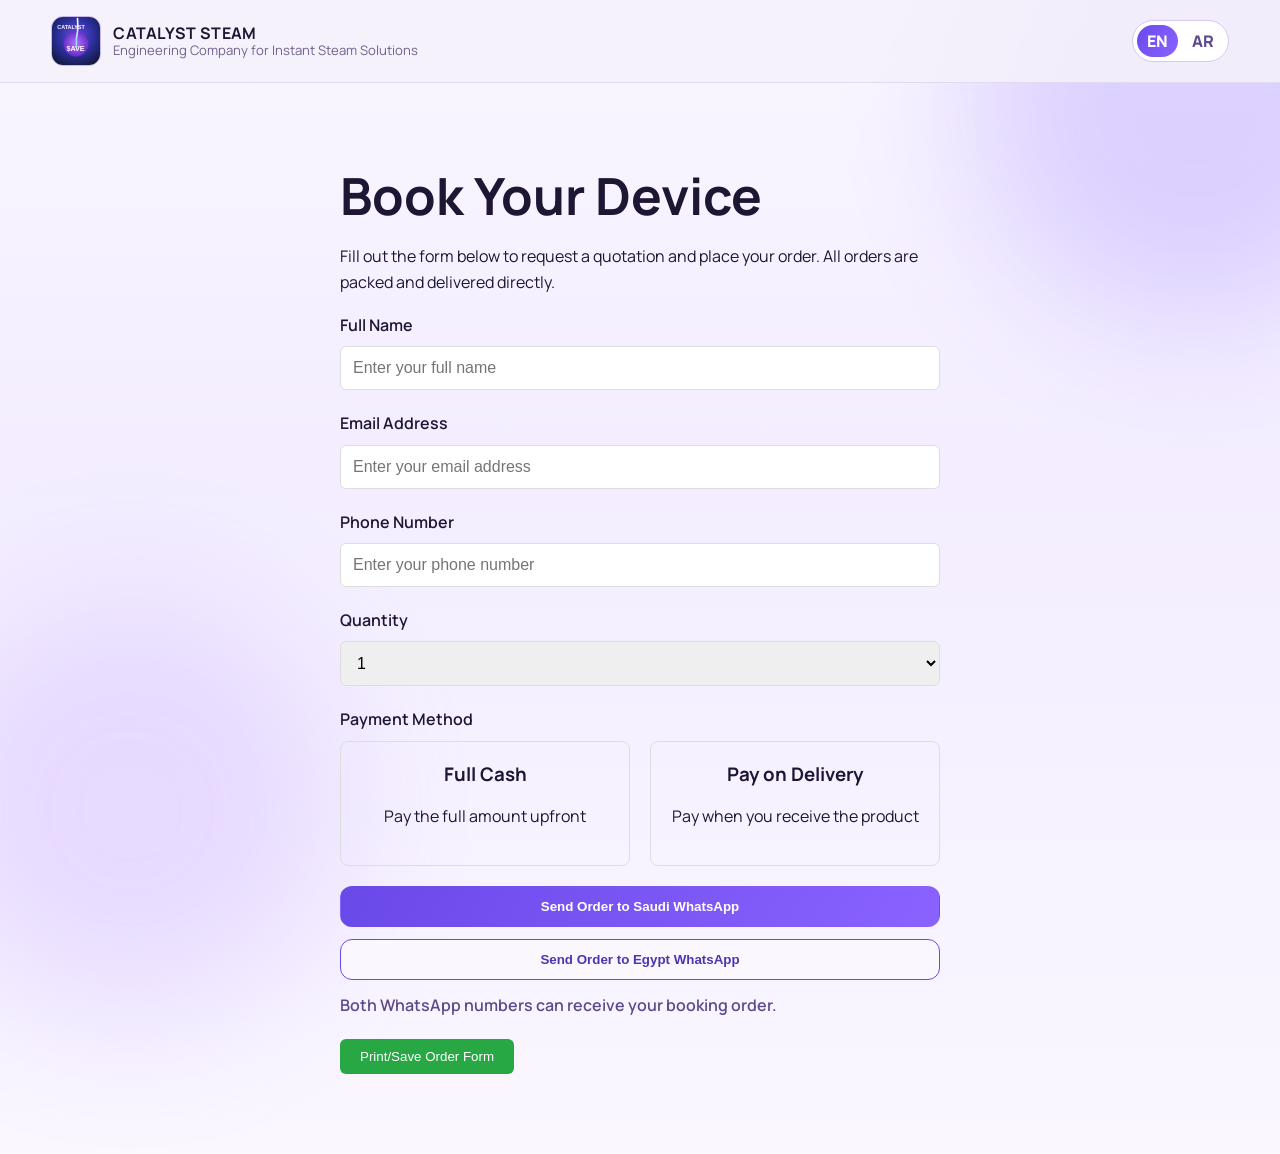
<file: booking.html>
<!DOCTYPE html>
<html lang="en" dir="ltr">
<head>
  <meta charset="UTF-8" />
  <meta name="viewport" content="width=device-width, initial-scale=1.0" />
  <meta name="description" content="Book your Catalyst Steam device - Instant Steam Solutions" />
  <title data-i18n="booking_title">Booking - Catalyst Steam</title>
  <link rel="preconnect" href="https://fonts.googleapis.com" />
  <link rel="preconnect" href="https://fonts.gstatic.com" crossorigin />
  <link href="https://fonts.googleapis.com/css2?family=Manrope:wght@500;700;800&family=Tajawal:wght@400;500;700;800;900&display=swap" rel="stylesheet" />
  <link rel="stylesheet" href="styles.css" />
  <style>
    .booking-form { max-width: 600px; margin: 0 auto; }
    .form-group { margin-bottom: 20px; }
    .form-group label { display: block; font-weight: 600; margin-bottom: 8px; }
    .form-group input, .form-group select { width: 100%; padding: 12px; border: 1px solid #ddd; border-radius: 6px; font-size: 16px; }
    .payment-options { display: flex; gap: 20px; }
    .payment-option { flex: 1; padding: 20px; border: 1px solid #ddd; border-radius: 8px; text-align: center; cursor: pointer; transition: border-color 0.3s; }
    .payment-option.selected { border-color: #6a49e9; background: #f8f9ff; }
    .payment-option h3 { margin: 0 0 10px; }
    .vodafone-info { background: #f0f8ff; border: 1px solid #add8e6; padding: 15px; border-radius: 6px; margin-top: 10px; }
    .recipient-actions { display: grid; gap: 12px; margin-top: 18px; }
    .recipient-actions .btn { width: 100%; }
    .recipient-note { margin: 12px 0 0; color: #5d4a8d; font-weight: 600; }
    .print-btn { background: #28a745; color: white; border: none; padding: 10px 20px; border-radius: 6px; cursor: pointer; margin-top: 20px; }
    .print-btn:hover { background: #218838; }
    @media print { .no-print { display: none; } .print-show { display: block; } }
  </style>
</head>
<body class="lang-en">
  <div class="site-bg" aria-hidden="true"></div>

  <header class="site-header">
    <div class="container nav-wrap">
      <a href="index.html" class="brand">
        <img class="brand-logo" src="assets/media/catalyst-logo-top.svg" alt="Catalyst logo" />
        <div class="brand-copy">
          <strong>CATALYST STEAM</strong>
          <span data-i18n="brand_subtitle">Engineering Company for Instant Steam Solutions</span>
        </div>
      </a>
      <div class="lang-switch" role="group" aria-label="Language switcher">
        <button type="button" class="lang-btn is-active" data-lang="en">EN</button>
        <button type="button" class="lang-btn" data-lang="ar">AR</button>
      </div>
    </div>
  </header>

  <main>
    <section class="section">
      <div class="container">
        <div class="booking-form">
          <h1 data-i18n="booking_title">Book Your Device</h1>
          <p data-i18n="booking_desc">Fill out the form below to request a quotation and place your order. All orders are packed and delivered directly.</p>

          <form id="bookingForm">
            <div class="form-group">
              <label for="name" data-i18n="label_name">Full Name</label>
              <input type="text" id="name" name="name" required data-i18n-placeholder="placeholder_name" />
            </div>

            <div class="form-group">
              <label for="email" data-i18n="label_email">Email Address</label>
              <input type="email" id="email" name="email" required data-i18n-placeholder="placeholder_email" />
            </div>

            <div class="form-group">
              <label for="phone" data-i18n="label_phone">Phone Number</label>
              <input type="tel" id="phone" name="phone" required data-i18n-placeholder="placeholder_phone" />
            </div>

            <div class="form-group">
              <label for="quantity" data-i18n="label_quantity">Quantity</label>
              <select id="quantity" name="quantity" required>
                <option value="1">1</option>
                <option value="2">2</option>
                <option value="3">3</option>
                <option value="4">4</option>
                <option value="5">5</option>
                <option value="6">6+</option>
              </select>
            </div>

            <div class="form-group">
              <label data-i18n="label_payment">Payment Method</label>
              <div class="payment-options">
                <div class="payment-option" data-method="cash">
                  <h3 data-i18n="payment_cash">Full Cash</h3>
                  <p data-i18n="payment_cash_desc">Pay the full amount upfront</p>
                </div>
                <div class="payment-option" data-method="delivery">
                  <h3 data-i18n="payment_delivery">Pay on Delivery</h3>
                  <p data-i18n="payment_delivery_desc">Pay when you receive the product</p>
                </div>
              </div>
            </div>

            <div id="vodafoneInfo" class="vodafone-info no-print" style="display: none;">
              <h4 data-i18n="vodafone_title">Vodafone Cash Payment</h4>
              <p><span data-i18n="vodafone_desc">Send payment to Vodafone Cash number:</span> <strong id="vodafoneNumber" dir="ltr">01092779376</strong></p>
              <p data-i18n="vodafone_instructions">After payment, send the receipt via WhatsApp to the same number.</p>
            </div>

            <div class="recipient-actions no-print">
              <button type="submit" class="btn btn-primary" data-target="ksa" data-i18n="btn_submit_ksa">Send Order to Saudi WhatsApp</button>
              <button type="submit" class="btn btn-outline" data-target="egypt" data-i18n="btn_submit_egypt">Send Order to Egypt WhatsApp</button>
            </div>
            <p class="recipient-note no-print" data-i18n="booking_whatsapp_note">Both WhatsApp numbers can receive your booking order.</p>
          </form>

          <button class="print-btn no-print" onclick="window.print()" data-i18n="btn_print">Print/Save Order Form</button>
        </div>
      </div>
    </section>
  </main>

  <script src="script.js"></script>
  <script>
    const WHATSAPP_NUMBERS = {
      ksa: "966565513212",
      egypt: "201092779376"
    };

    // Apply saved language on page load
    const savedLang = localStorage.getItem('catalyst_lang') || 'en';
    applyLanguage(savedLang);

    // Booking form specific script
    // Payment method selection
    const paymentOptions = document.querySelectorAll('.payment-option');
    let selectedPayment = null;

    paymentOptions.forEach(option => {
      option.addEventListener('click', () => {
        paymentOptions.forEach(opt => opt.classList.remove('selected'));
        option.classList.add('selected');
        selectedPayment = option.dataset.method;
        document.getElementById('vodafoneInfo').style.display = selectedPayment === 'cash' ? 'block' : 'none';
      });
    });

    // Form submission
    document.getElementById('bookingForm').addEventListener('submit', function(e) {
      e.preventDefault();

      if (!selectedPayment) {
        const alertMsg = document.documentElement.lang === 'ar' ? 'يرجى اختيار طريقة دفع.' : 'Please select a payment method.';
        alert(alertMsg);
        return;
      }

      const formData = new FormData(this);
      const name = formData.get('name');
      const email = formData.get('email');
      const phone = formData.get('phone');
      const quantity = formData.get('quantity');
      const paymentMethod = document.documentElement.lang === 'ar'
        ? (selectedPayment === 'cash' ? 'الدفع نقدًا كاملاً (فودافون كاش)' : 'الدفع عند التسليم')
        : (selectedPayment === 'cash' ? 'Full Cash (Vodafone Cash)' : 'Pay on Delivery');
      const target = e.submitter?.dataset.target === 'egypt' ? 'egypt' : 'ksa';

      const message = document.documentElement.lang === 'ar' 
        ? `طلب شراء جديد:\n\nالاسم: ${name}\nالبريد الإلكتروني: ${email}\nالهاتف: ${phone}\nالكمية: ${quantity}\nطريقة الدفع: ${paymentMethod}\n\nيرجى تقديم عرض أسعار.`
        : `New Order Request:\n\nName: ${name}\nEmail: ${email}\nPhone: ${phone}\nQuantity: ${quantity}\nPayment Method: ${paymentMethod}\n\nPlease provide quotation.`;

      const whatsappUrl = `https://wa.me/${WHATSAPP_NUMBERS[target]}?text=${encodeURIComponent(message)}`;
      window.open(whatsappUrl, '_blank');
    });
  </script>
</body>
</html>
</file>
<file: styles.css>
:root {
  --bg: #f5f2fb;
  --bg-alt: #eee7fa;
  --ink: #1f1634;
  --muted: #5f5578;
  --line: #ddd2ef;
  --saudi-green: #6a49e9;
  --saudi-green-strong: #4d35b3;
  --gold: #9f75f7;
  --card: #ffffff;
  --shadow: 0 20px 50px rgba(86, 57, 173, 0.18);
}

* {
  box-sizing: border-box;
}

html {
  scroll-behavior: smooth;
}

body {
  margin: 0;
  font-family: "Tajawal", sans-serif;
  color: var(--ink);
  background: linear-gradient(180deg, #faf7ff 0%, #f3edff 40%, #faf7ff 100%);
  line-height: 1.8;
}

body.lang-en {
  font-family: "Manrope", "Tajawal", sans-serif;
  line-height: 1.65;
}

body.lang-ar {
  font-family: "Tajawal", "Manrope", sans-serif;
  line-height: 1.8;
}

.site-bg::before,
.site-bg::after {
  content: "";
  position: fixed;
  z-index: -1;
  border-radius: 50%;
  filter: blur(70px);
  opacity: 0.22;
}

.site-bg::before {
  width: 450px;
  height: 450px;
  top: -130px;
  right: -140px;
  background: #7c53ff;
}

.site-bg::after {
  width: 420px;
  height: 420px;
  bottom: -120px;
  left: -80px;
  background: #b388ff;
}

.container {
  width: min(1180px, 92vw);
  margin-inline: auto;
}

.site-header {
  position: sticky;
  top: 0;
  z-index: 40;
  background: rgba(245, 242, 251, 0.86);
  border-bottom: 1px solid rgba(221, 210, 239, 0.75);
  backdrop-filter: blur(14px);
}

.nav-wrap {
  min-height: 82px;
  display: flex;
  align-items: center;
  justify-content: space-between;
  gap: 14px;
}

.brand {
  display: flex;
  align-items: center;
  gap: 12px;
  text-decoration: none;
  color: inherit;
}

.brand-logo {
  width: 50px;
  height: 50px;
  border-radius: 12px;
  border: 1px solid #c7b8ea;
}

.brand-copy {
  display: flex;
  flex-direction: column;
  line-height: 1.15;
}

.brand-copy strong {
  font-size: 1rem;
  letter-spacing: 0.3px;
}

.brand-copy span {
  font-size: 0.82rem;
  color: #71628f;
}

.nav-links {
  display: flex;
  align-items: center;
  gap: 16px;
}

.nav-links a {
  text-decoration: none;
  color: #4f3f77;
  font-weight: 700;
  font-size: 0.95rem;
  transition: color 0.2s ease;
}

.nav-links a:hover {
  color: var(--saudi-green);
}

.lang-switch {
  display: inline-flex;
  align-items: center;
  gap: 4px;
  padding: 4px;
  border: 1px solid #d6c8ef;
  border-radius: 999px;
  background: #fff;
}

.lang-btn {
  border: 0;
  background: transparent;
  color: #5d4a8d;
  font: inherit;
  font-weight: 800;
  line-height: 1;
  padding: 8px 10px;
  border-radius: 999px;
  cursor: pointer;
}

.lang-btn.is-active {
  background: linear-gradient(120deg, var(--saudi-green), #8a63ff);
  color: #fff;
}

.btn {
  display: inline-flex;
  align-items: center;
  justify-content: center;
  gap: 8px;
  border-radius: 12px;
  padding: 12px 18px;
  border: 1px solid transparent;
  text-decoration: none;
  font-weight: 800;
  transition: transform 0.18s ease, background-color 0.2s ease, border-color 0.2s ease;
  cursor: pointer;
}

.btn:hover {
  transform: translateY(-1px);
}

.btn-primary {
  color: #fff;
  background: linear-gradient(120deg, var(--saudi-green), #8a63ff);
}

.btn-primary:hover {
  background: linear-gradient(120deg, var(--saudi-green-strong), #6e4bdf);
}

.btn-whatsapp-top {
  color: #fff;
  background: linear-gradient(120deg, #25d366, #128c43);
  border-color: #128c43;
}

.btn-whatsapp-top:hover {
  background: linear-gradient(120deg, #1eb95a, #0f7b3a);
}

.btn-icon {
  width: 16px;
  height: 16px;
  display: inline-grid;
  place-items: center;
  flex: 0 0 auto;
}

.btn-icon svg {
  width: 16px;
  height: 16px;
}

.btn-outline {
  color: var(--saudi-green-strong);
  border-color: var(--saudi-green);
  background: #faf7ff;
}

.btn-sm {
  padding: 10px 14px;
  font-size: 0.88rem;
}

.hero {
  position: relative;
  overflow: hidden;
  padding: 68px 0 54px;
  min-height: 88vh;
  display: flex;
  align-items: center;
}

.hero-bg-video {
  position: absolute;
  inset: 0;
  width: 100%;
  height: 100%;
  object-fit: cover;
  filter: saturate(1.05) contrast(1.02);
}

.hero-overlay {
  position: absolute;
  inset: 0;
  background:
    linear-gradient(110deg, rgba(20, 12, 43, 0.84) 0%, rgba(35, 22, 68, 0.74) 42%, rgba(18, 10, 38, 0.58) 100%),
    radial-gradient(circle at 75% 15%, rgba(148, 106, 255, 0.32) 0%, rgba(0, 0, 0, 0) 40%);
}

.hero-grid {
  position: relative;
  z-index: 2;
  display: grid;
  grid-template-columns: 1.05fr 0.95fr;
  gap: 22px;
  align-items: start;
}

.hero-copy {
  background: transparent;
  border: none;
  box-shadow: none;
  padding: 0;
  max-width: 760px;
}

.eyebrow,
.kicker {
  margin: 0 0 8px;
  color: var(--saudi-green);
  font-weight: 900;
  letter-spacing: 0.2px;
}

h1 {
  margin: 0;
  font-size: clamp(2rem, 5vw, 3.2rem);
  line-height: 1.25;
}

h2 {
  margin: 8px 0 0;
  font-size: clamp(1.45rem, 3vw, 2.2rem);
  line-height: 1.35;
}

h3 {
  margin: 0 0 8px;
  line-height: 1.35;
}

.hero-copy p {
  color: #ede7ff;
  margin-top: 12px;
}

.hero-feature-grid {
  margin-top: 16px;
  display: grid;
  grid-template-columns: repeat(2, minmax(0, 1fr));
  gap: 10px;
}

.hero-feature {
  border: 1px solid rgba(220, 207, 252, 0.45);
  background: rgba(255, 255, 255, 0.08);
  border-radius: 12px;
  padding: 10px 12px;
  display: grid;
  grid-template-columns: 26px 1fr;
  align-items: start;
  gap: 8px;
  backdrop-filter: blur(4px);
}

.hero-feature span {
  width: 26px;
  height: 26px;
  display: inline-grid;
  place-items: center;
  border-radius: 8px;
  background: linear-gradient(130deg, #7f5cff, #a88bff);
  color: #fff;
  font-weight: 900;
  font-size: 0.84rem;
}

.hero-feature p {
  margin: 0 !important;
  color: #f4eeff !important;
  font-size: 0.9rem;
  line-height: 1.45;
  font-weight: 700;
}

.cta-row {
  margin-top: 20px;
  display: flex;
  flex-wrap: wrap;
  gap: 10px;
}

.hero-media {
  display: grid;
  gap: 14px;
}

.media-card {
  background: rgba(255, 255, 255, 0.92);
  backdrop-filter: blur(8px);
  border: 1px solid var(--line);
  border-radius: 20px;
  padding: 16px;
  box-shadow: 0 16px 40px rgba(68, 41, 140, 0.16);
}

.hero-copy h1,
.hero-copy .eyebrow {
  color: #ffffff;
  text-shadow: 0 3px 18px rgba(7, 3, 22, 0.45);
}

.media-card h2 {
  margin: 0 0 10px;
  font-size: 1.12rem;
}

.media-card video,
.media-card img {
  width: 100%;
  border-radius: 14px;
  border: 1px solid #ddcff2;
  display: block;
}

.hero-single-image {
  width: 100%;
  height: 390px;
  object-fit: contain;
  object-position: center center;
  background: rgba(248, 243, 255, 0.86);
}

.section {
  padding: 80px 0;
}

.solution {
  background: linear-gradient(180deg, #f5efff 0%, #efe8fc 100%);
}

.specs {
  position: relative;
  overflow: hidden;
  background:
    radial-gradient(circle at top right, rgba(138, 99, 255, 0.3), transparent 34%),
    radial-gradient(circle at bottom left, rgba(109, 79, 223, 0.34), transparent 42%),
    linear-gradient(135deg, #12091f 0%, #241147 56%, #09050f 100%);
}

.specs::before {
  content: "";
  position: absolute;
  inset: 0;
  background-image:
    linear-gradient(rgba(255, 255, 255, 0.04) 1px, transparent 1px),
    linear-gradient(90deg, rgba(255, 255, 255, 0.04) 1px, transparent 1px);
  background-size: 48px 48px;
  opacity: 0.2;
  pointer-events: none;
}

.specs .container {
  position: relative;
  z-index: 1;
}

.specs .section-head h2,
.specs .section-head p {
  color: #fff;
}

.specs .section-head p {
  max-width: 760px;
  color: rgba(255, 255, 255, 0.78);
}

.specs-grid {
  display: grid;
  grid-template-columns: repeat(2, minmax(0, 1fr));
  gap: 20px;
}

.spec-card {
  position: relative;
  min-height: 250px;
  padding: 26px;
  border-radius: 28px;
  overflow: hidden;
  display: flex;
  flex-direction: column;
  justify-content: flex-end;
  gap: 12px;
  border: 1px solid rgba(255, 255, 255, 0.12);
  background-size: cover;
  background-repeat: no-repeat;
  box-shadow: 0 24px 60px rgba(3, 2, 10, 0.32);
  isolation: isolate;
}

.spec-card::before {
  content: "";
  position: absolute;
  inset: 0;
  background:
    linear-gradient(180deg, rgba(8, 8, 12, 0.12) 0%, rgba(8, 8, 12, 0.52) 44%, rgba(7, 6, 11, 0.9) 100%),
    linear-gradient(135deg, rgba(159, 117, 247, 0.22), transparent 42%);
  z-index: -1;
}

.spec-card > * {
  position: relative;
  z-index: 1;
}

.spec-label {
  align-self: flex-start;
  display: inline-flex;
  padding: 7px 12px;
  border-radius: 999px;
  background: rgba(255, 255, 255, 0.13);
  border: 1px solid rgba(255, 255, 255, 0.16);
  color: #fff;
  font-weight: 700;
  font-size: 0.82rem;
  letter-spacing: 0.04em;
  backdrop-filter: blur(12px);
}

.spec-card h3 {
  margin: 0;
  color: #fff;
  font-size: clamp(1.5rem, 2.8vw, 2rem);
  line-height: 1.1;
}

.spec-card p {
  margin: 0;
  max-width: 25rem;
  color: rgba(255, 255, 255, 0.82);
}

.spec-card-power {
  background-image: url('assets/media/product-in-action.png');
  background-position: center 34%;
}

.spec-card-voltage {
  background-image: url('assets/media/product-look.png');
  background-position: center 55%;
}

.spec-card-design {
  background-image: url('pic4.png');
  background-position: center 44%;
}

.spec-card-size {
  background-image: url('assets/media/product-in-action.png');
  background-position: 58% 68%;
}

.section-head {
  max-width: 860px;
  margin-bottom: 24px;
}

.section-head h2 {
  margin: 0;
}

.section-head p {
  color: var(--muted);
  margin: 10px 0 0;
}

.value-grid {
  display: grid;
  grid-template-columns: repeat(4, minmax(0, 1fr));
  gap: 14px;
}

.value-card {
  background: #fff;
  border: 1px solid #ded3f2;
  border-radius: 16px;
  padding: 20px;
  box-shadow: 0 10px 28px rgba(52, 32, 109, 0.12);
}

.value-card h3 {
  color: #4b2f96;
}

.value-card p {
  margin: 0;
  color: #60557b;
}

.workflow {
  background: #1d123d;
  color: #efe9ff;
}

.workflow .kicker {
  color: #baa7ff;
}

.workflow .section-head h2 {
  color: #fff;
}

.workflow-grid {
  display: grid;
  grid-template-columns: 1fr 1fr;
  gap: 20px;
  align-items: start;
}

.flow-list {
  margin: 0;
  padding: 0;
  list-style: none;
  display: grid;
  gap: 12px;
}

.flow-list li {
  position: relative;
  padding: 18px;
  border-radius: 14px;
  border: 1px solid rgba(183, 161, 245, 0.35);
  background: rgba(255, 255, 255, 0.05);
}

.flow-list li strong {
  display: block;
  font-size: 1.05rem;
}

.flow-list p {
  margin: 6px 0 0;
  color: #ddd3ff;
}

.applications {
  background: linear-gradient(180deg, #fbf9ff 0%, #f2ecfd 100%);
}

.app-grid {
  display: grid;
  grid-template-columns: repeat(3, minmax(0, 1fr));
  gap: 12px;
}

.app-card {
  min-height: 240px;
  position: relative;
  border-radius: 14px;
  overflow: hidden;
  border: 1px solid rgba(255, 255, 255, 0.28);
  background-size: cover;
  background-position: center;
  display: grid;
  align-content: end;
  padding: 14px;
  gap: 6px;
}

.app-card::before {
  content: "";
  position: absolute;
  inset: 0;
  background: linear-gradient(180deg, rgba(18, 8, 44, 0.12) 20%, rgba(16, 8, 39, 0.8) 100%);
}

.app-card::after {
  content: "";
  position: absolute;
  top: 10px;
  left: 10px;
  width: 64px;
  height: 64px;
  border-radius: 10px;
  border: 1px solid rgba(255, 255, 255, 0.82);
  background-image: url("assets/media/product-look.png");
  background-size: cover;
  background-position: center;
  z-index: 1;
  box-shadow: 0 8px 20px rgba(20, 10, 46, 0.4);
}

.app-card h3 {
  margin: 0;
  position: relative;
  z-index: 2;
  color: #fff;
  font-size: 1rem;
}

.app-card p {
  margin: 0;
  position: relative;
  z-index: 2;
  color: #ecf6f2;
  font-size: 0.9rem;
  line-height: 1.55;
}

.app-sauna {
  background-image: linear-gradient(135deg, rgba(40, 25, 85, 0.42), rgba(103, 69, 198, 0.38)), url("https://images.pexels.com/photos/7587466/pexels-photo-7587466.jpeg?auto=compress&cs=tinysrgb&w=1200");
}

.app-bakery {
  background-image: linear-gradient(135deg, rgba(52, 30, 116, 0.45), rgba(122, 81, 207, 0.35)), url("https://images.pexels.com/photos/3218467/pexels-photo-3218467.jpeg?auto=compress&cs=tinysrgb&w=1200");
}

.app-laundry {
  background-image: linear-gradient(135deg, rgba(37, 22, 88, 0.46), rgba(94, 67, 188, 0.34)), url("assets/media/app-laundry-shop.svg");
}

.app-kitchen {
  background-image: linear-gradient(135deg, rgba(35, 21, 80, 0.45), rgba(109, 80, 200, 0.34)), url("https://images.pexels.com/photos/1639557/pexels-photo-1639557.jpeg?auto=compress&cs=tinysrgb&w=1200");
}

.app-clinic {
  background-image: linear-gradient(135deg, rgba(35, 20, 82, 0.45), rgba(108, 79, 203, 0.34)), url("https://images.pexels.com/photos/4021779/pexels-photo-4021779.jpeg?auto=compress&cs=tinysrgb&w=1200");
}

.advantages {
  background: #ffffff;
}

.advantages-wrap {
  border: 1px solid #ded2f1;
  border-radius: 18px;
  background: linear-gradient(140deg, #fcfaff 0%, #f2ebff 100%);
  padding: 22px;
  display: grid;
  grid-template-columns: 1.45fr 0.55fr;
  gap: 14px;
  align-items: stretch;
}

.adv-grid {
  display: grid;
  grid-template-columns: repeat(2, minmax(0, 1fr));
  gap: 10px;
}

.adv-card {
  border: 1px solid #d8cbef;
  background: #fff;
  border-radius: 12px;
  padding: 12px;
  display: grid;
  grid-template-columns: 40px 1fr;
  align-items: center;
  gap: 10px;
  box-shadow: 0 8px 18px rgba(83, 56, 163, 0.08);
}

.adv-icon {
  width: 40px;
  height: 40px;
  display: inline-grid;
  place-items: center;
  border-radius: 10px;
  background: linear-gradient(130deg, #6a49e9, #8d69ff);
  color: #fff;
  font-weight: 900;
  font-size: 1.12rem;
}

.adv-card p {
  margin: 0;
  color: #4b3f6e;
  font-weight: 700;
  line-height: 1.45;
}

.price-spotlight {
  border-radius: 14px;
  border: 1px solid #cdbef0;
  background: radial-gradient(circle at 50% 0%, #ffffff 0%, #f6f1ff 100%);
  display: grid;
  align-content: center;
  justify-items: center;
  text-align: center;
  padding: 16px;
  gap: 6px;
}

.price-label {
  margin: 0;
  color: #665a87;
  font-weight: 700;
}

.price-value {
  font-size: 2rem;
  color: #4d35b3;
  line-height: 1.1;
}

.price-mini {
  margin: 0;
  color: #74688f;
  font-weight: 700;
}

.order {
  background: linear-gradient(180deg, #f7f1ff 0%, #eee8fb 100%);
}

.order-grid {
  display: grid;
  grid-template-columns: 0.95fr 1.05fr;
  gap: 16px;
}

.payment-card {
  background: #fff;
  border: 1px solid #ddcff2;
  border-radius: 18px;
  padding: 20px;
  box-shadow: 0 10px 28px rgba(50, 31, 106, 0.12);
}

.payment-card h3 {
  color: #4a2f95;
  margin: 0 0 12px;
}

.payment-flow {
  display: grid;
  gap: 10px;
  margin-bottom: 12px;
}

.pay-step {
  border: 1px solid #d8caef;
  border-radius: 12px;
  background: #faf7ff;
  padding: 12px;
  display: grid;
  grid-template-columns: 34px 1fr;
  gap: 10px;
  align-items: start;
}

.pay-step h4 {
  margin: 0;
  color: #503799;
  font-size: 0.98rem;
}

.pay-step p {
  margin: 2px 0 0;
  color: #65597f;
  font-weight: 600;
  font-size: 0.92rem;
}

.pay-confirm {
  margin-top: 6px !important;
  color: #4d35b3 !important;
  font-weight: 800 !important;
}

.pay-badge {
  width: 34px;
  height: 34px;
  border-radius: 999px;
  background: linear-gradient(130deg, #6a49e9, #8e6bff);
  color: #fff;
  font-weight: 900;
  display: inline-grid;
  place-items: center;
}

.pay-badge.vcash {
  background: linear-gradient(130deg, #d4283a, #f46e7a);
}

.payment-strip {
  border: 1px solid #cdbef0;
  background: #f6f1ff;
  border-radius: 12px;
  padding: 10px 12px;
  display: grid;
  gap: 6px;
  margin-bottom: 10px;
}

.payment-strip span {
  color: #574a75;
  font-weight: 700;
  font-size: 0.92rem;
}

.strip-price {
  color: #4d35b3 !important;
  font-size: 1.1rem !important;
  font-weight: 900 !important;
}

.line-item {
  display: flex;
  align-items: center;
  gap: 10px;
}

.phone-line {
  display: inline-flex;
  align-items: center;
  gap: 8px;
}

.phone-number {
  direction: ltr;
  unicode-bidi: isolate;
  display: inline-block;
}

.phone-inline-icon {
  width: 20px;
  height: 20px;
  border-radius: 999px;
  border: 1px solid #9ed8b2;
  background: #e8f9ef;
  color: #128c43;
  display: inline-grid;
  place-items: center;
  flex: 0 0 auto;
}

.phone-inline-icon svg {
  width: 12px;
  height: 12px;
}

.line-icon {
  width: 28px;
  height: 28px;
  border-radius: 999px;
  border: 1px solid #cdbff0;
  background: #f7f3ff;
  color: #5a43a9;
  display: inline-grid;
  place-items: center;
  flex: 0 0 auto;
  font-size: 0.82rem;
  font-weight: 900;
}

.line-icon svg {
  width: 16px;
  height: 16px;
}

.line-icon.whatsapp {
  background: #e8f9ef;
  border-color: #9ed8b2;
  color: #128c43;
}

.line-icon.vcash {
  background: #ffecee;
  border-color: #f2b7bf;
  color: #d4283a;
  font-family: inherit;
}

.payment-note {
  background: #f7f2ff;
  border: 1px dashed #c8b7ee;
  border-radius: 10px;
  padding: 10px;
  font-weight: 700;
}

.order-form {
  background: #fff;
  border: 1px solid #dbcdf1;
  border-radius: 18px;
  padding: 20px;
  box-shadow: 0 12px 30px rgba(58, 36, 124, 0.12);
  display: grid;
  gap: 10px;
}

.order-form label {
  display: grid;
  gap: 6px;
  color: #4f3e7c;
  font-weight: 700;
}

.order-form input,
.order-form textarea {
  width: 100%;
  border: 1px solid #d3c4ee;
  border-radius: 10px;
  padding: 11px 12px;
  font: inherit;
  background: #fff;
}

.order-form input:focus,
.order-form textarea:focus {
  outline: none;
  border-color: #6a49e9;
  box-shadow: 0 0 0 3px rgba(106, 73, 233, 0.15);
}

.form-msg {
  margin: 0;
  color: #70648c;
  font-size: 0.92rem;
}

.contact {
  background: linear-gradient(180deg, #f0e9ff 0%, #f9f6ff 100%);
}

.contact-box {
  background: linear-gradient(130deg, #2a1c57 0%, #4d36a8 100%);
  border-radius: 22px;
  border: 1px solid rgba(178, 158, 243, 0.5);
  padding: 28px;
  color: #f1ebff;
  display: grid;
  grid-template-columns: 1.2fr 0.8fr;
  gap: 16px;
}

.contact-box .kicker {
  color: #d1c2ff;
}

.contact-box h2 {
  margin: 0;
  color: #fff;
}

.contact-box p {
  color: #ece6ff;
}

.contact-data {
  background: rgba(255, 255, 255, 0.08);
  border: 1px solid rgba(207, 192, 247, 0.45);
  border-radius: 14px;
  padding: 16px;
}

.contact-data p {
  margin: 0 0 8px;
  font-weight: 700;
}

.contact-actions {
  display: grid;
  gap: 8px;
}

.site-footer {
  border-top: 1px solid #ddd2ef;
  padding: 22px 0 30px;
}

.site-footer p {
  margin: 0;
  text-align: center;
  color: #6e6388;
  font-weight: 700;
}

.reveal {
  opacity: 0;
  transform: translateY(14px);
  transition: opacity 0.5s ease, transform 0.5s ease;
}

.reveal.visible {
  opacity: 1;
  transform: none;
}

.delay-1 {
  transition-delay: 0.1s;
}

.delay-2 {
  transition-delay: 0.2s;
}

.delay-3 {
  transition-delay: 0.3s;
}

@media (max-width: 1080px) {
  .nav-links {
    display: none;
  }

  .hero-grid,
  .workflow-grid,
  .advantages-wrap,
  .order-grid,
  .contact-box {
    grid-template-columns: 1fr;
  }

  .value-grid {
    grid-template-columns: repeat(2, minmax(0, 1fr));
  }

  .specs-grid {
    grid-template-columns: repeat(2, minmax(0, 1fr));
  }

  .app-grid {
    grid-template-columns: repeat(2, minmax(0, 1fr));
  }
}

@media (max-width: 680px) {
  .nav-wrap {
    flex-wrap: wrap;
  }

  .hero {
    min-height: 78vh;
    padding-top: 44px;
  }

  .hero-copy,
  .media-card,
  .order-form,
  .payment-card,
  .contact-box {
    padding: 20px;
  }

  .hero-single-image {
    height: 260px;
    object-fit: contain;
  }

  .btn {
    width: 100%;
  }

  .cta-row {
    flex-direction: column;
  }

  .btn-sm {
    width: auto;
  }

  .value-grid,
  .app-grid,
  .specs-grid {
    grid-template-columns: 1fr;
  }

  .hero-feature-grid,
  .adv-grid {
    grid-template-columns: 1fr;
  }

  .app-card {
    min-height: 220px;
  }

  h1 {
    font-size: clamp(1.7rem, 9vw, 2.2rem);
  }
}
</file>
